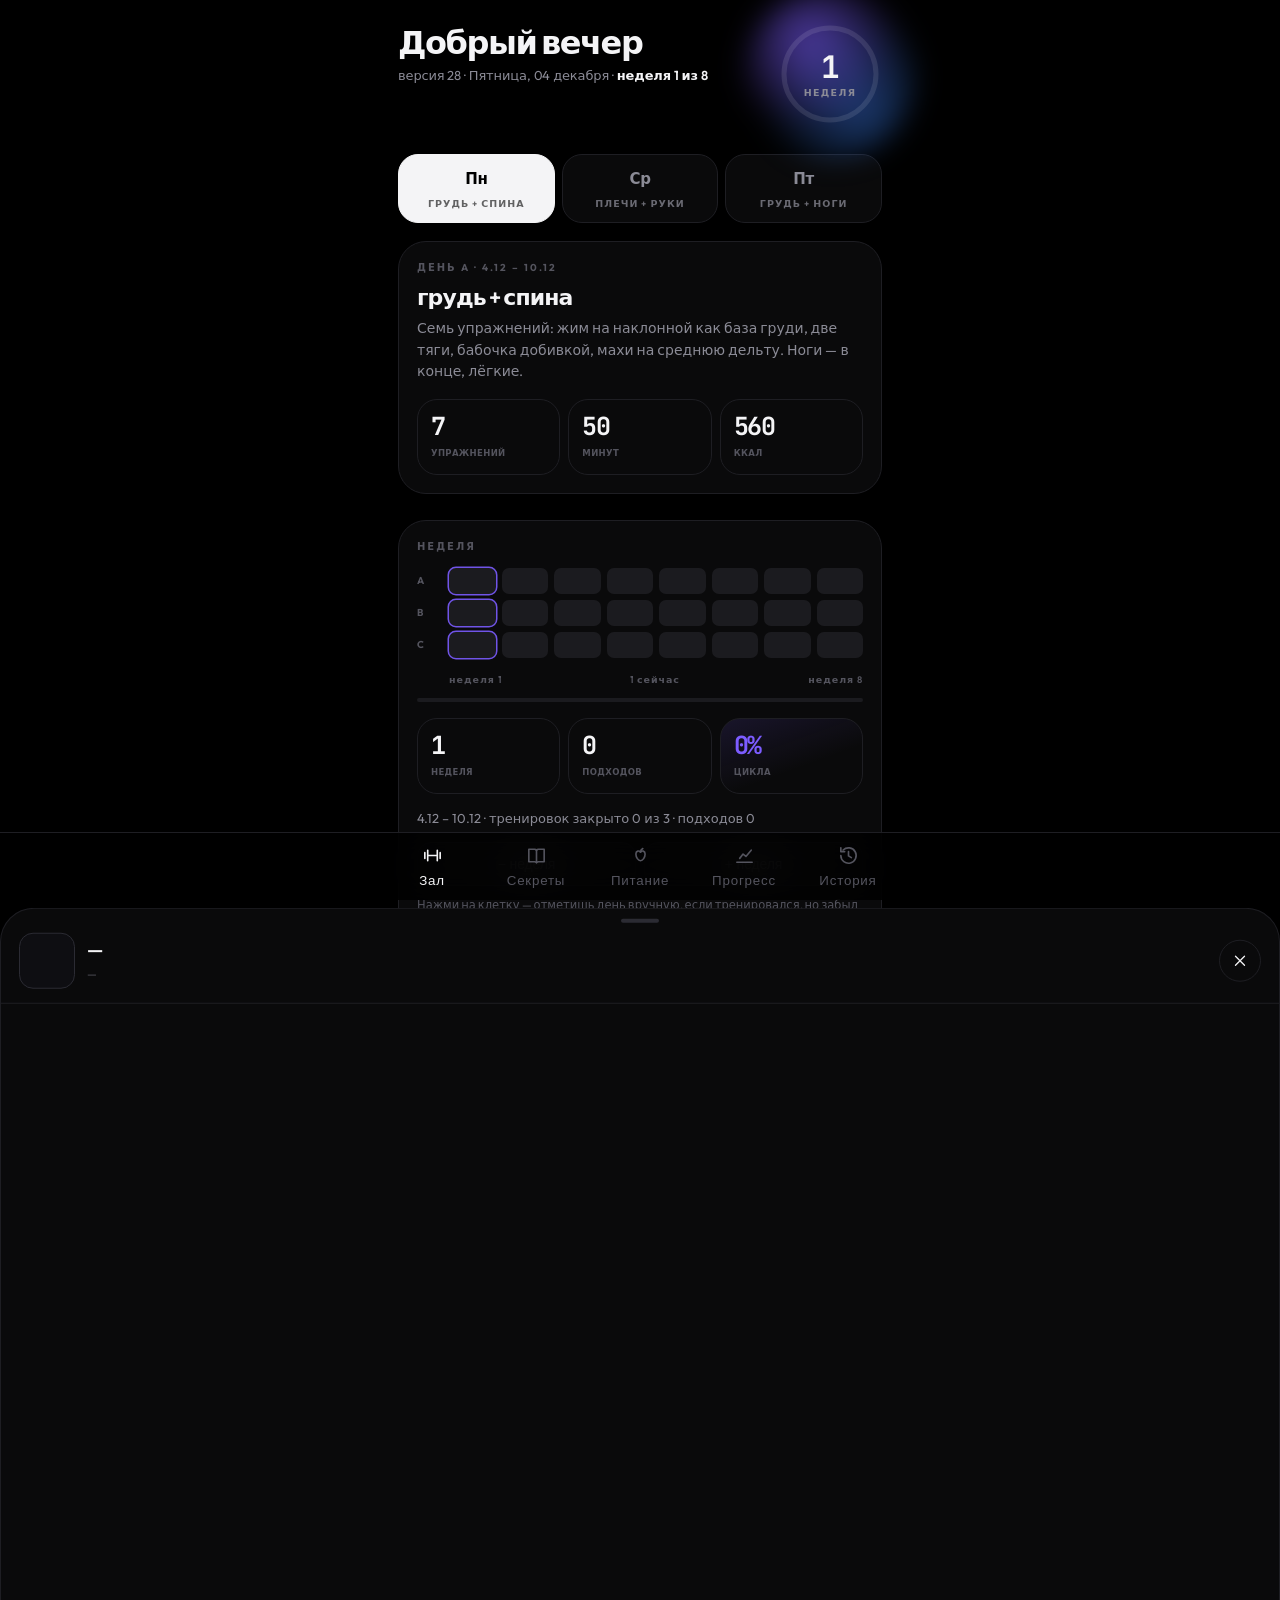
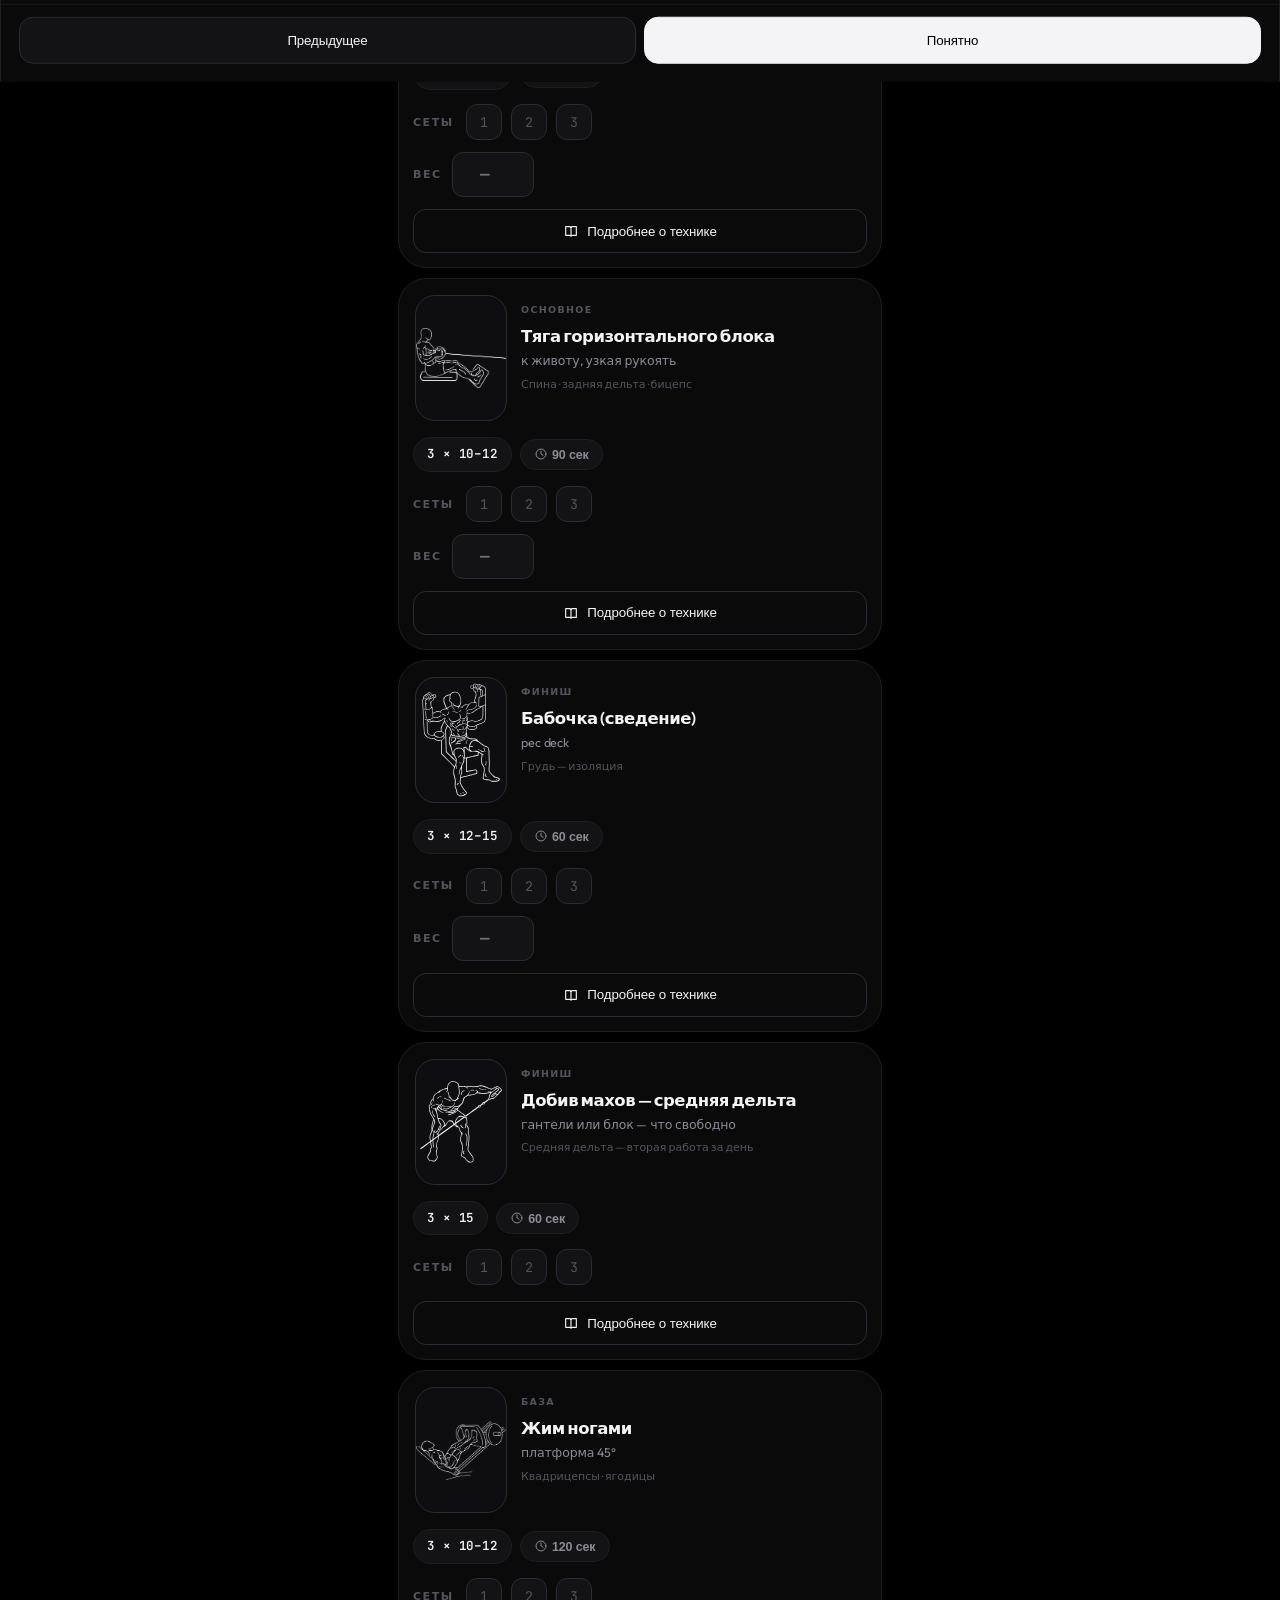
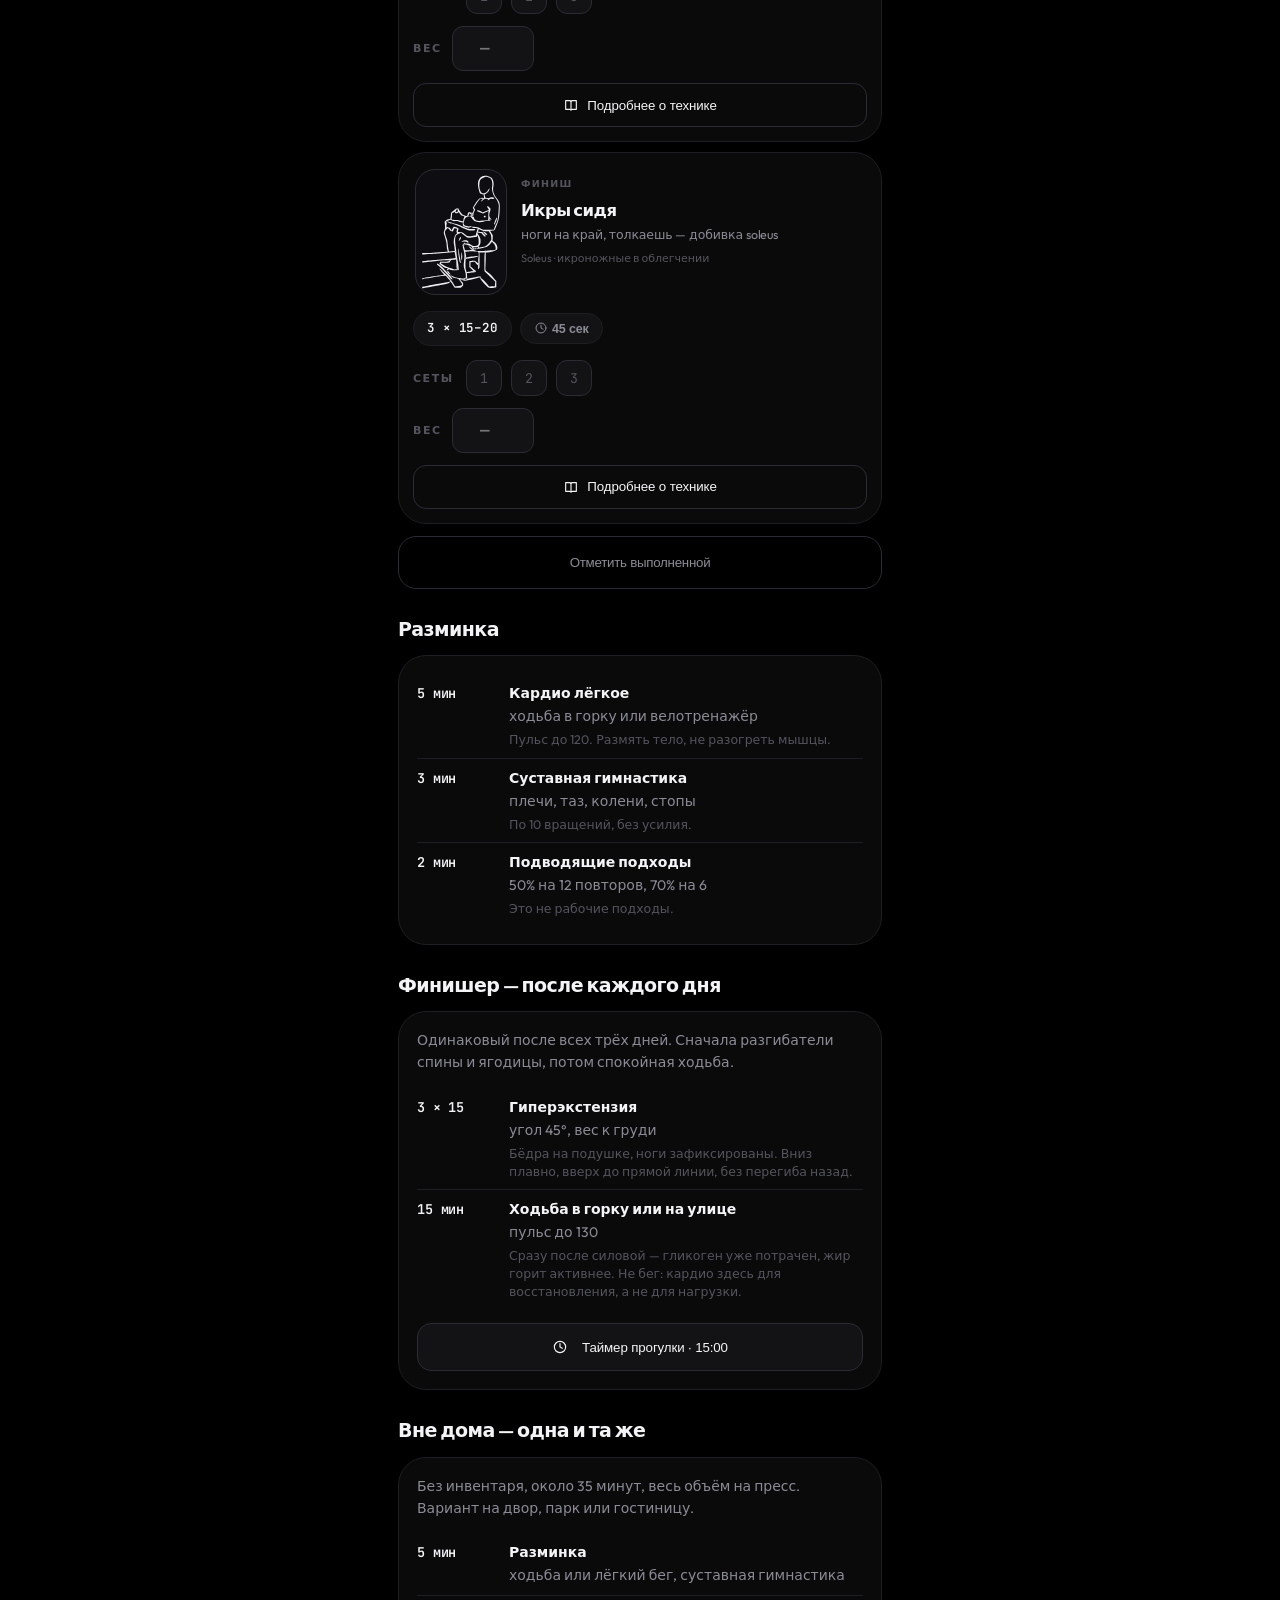
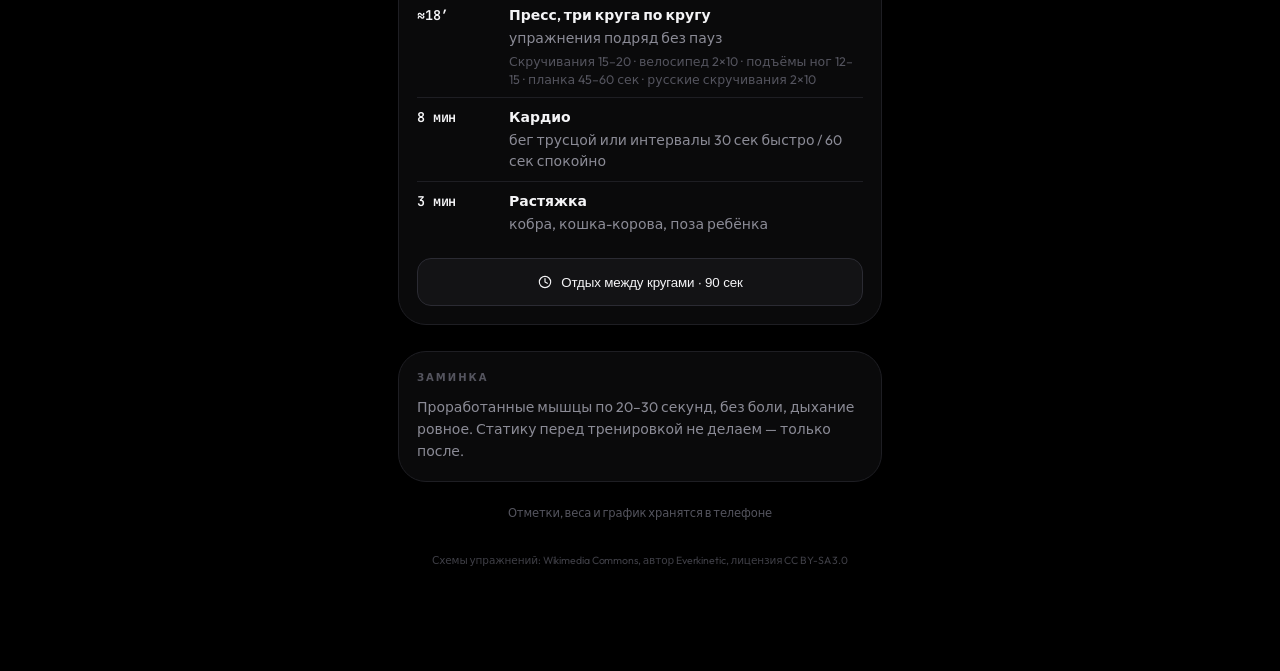
<file: index.html>
<!DOCTYPE html>
<html lang="ru">
<head>
<meta charset="UTF-8">
<meta name="viewport" content="width=device-width, initial-scale=1, viewport-fit=cover">
<meta name="theme-color" content="#000000">
<meta name="apple-mobile-web-app-capable" content="yes">
<meta name="apple-mobile-web-app-status-bar-style" content="black-translucent">
<title>Зал</title>
<link rel="apple-touch-icon" href="icon.png">
<meta name="apple-mobile-web-app-title" content="Зал">
<link rel="preconnect" href="https://fonts.googleapis.com">
<link rel="preconnect" href="https://fonts.gstatic.com" crossorigin>
<link href="https://fonts.googleapis.com/css2?family=Outfit:wght@300;400;500;600;700&family=JetBrains+Mono:wght@400;500;700&display=swap" rel="stylesheet">
<link rel="stylesheet" href="panel.css?v=28">
<meta http-equiv="Cache-Control" content="no-cache, no-store, must-revalidate">
<meta http-equiv="Pragma" content="no-cache">
<meta http-equiv="Expires" content="0">
</head>
<body>

<svg style="display:none" aria-hidden="true">
  <symbol id="i-play" viewBox="0 0 24 24"><path d="M7 4.5 19 12 7 19.5z"/></symbol>
  <symbol id="i-check" viewBox="0 0 24 24"><path d="m5 12.5 4.5 4.5L19 7"/></symbol>
  <symbol id="i-x" viewBox="0 0 24 24"><path d="M6 6l12 12M18 6 6 18"/></symbol>
  <symbol id="i-left" viewBox="0 0 24 24"><path d="m14.5 5-7 7 7 7"/></symbol>
  <symbol id="i-right" viewBox="0 0 24 24"><path d="m9.5 5 7 7-7 7"/></symbol>
  <symbol id="i-skip" viewBox="0 0 24 24"><path d="m5 5 7 7-7 7M14 5l7 7-7 7"/></symbol>
  <symbol id="i-clock" viewBox="0 0 24 24"><circle cx="12" cy="12" r="8.5"/><path d="M12 7v5l3.5 2"/></symbol>
  <symbol id="i-book" viewBox="0 0 24 24"><path d="M4 5.5h6a2.5 2.5 0 0 1 2 1 2.5 2.5 0 0 1 2-1h6v13h-6a2.5 2.5 0 0 0-2 1 2.5 2.5 0 0 0-2-1H4z"/><path d="M12 6.5v13"/></symbol>
  <symbol id="i-lift" viewBox="0 0 24 24"><path d="M4 9v6M7 6.5v11M17 6.5v11M20 9v6M7 12h10"/></symbol>
  <symbol id="i-food" viewBox="0 0 24 24"><path d="M12 8.5c-1.4-1.9-4.8-1.6-4.8 1.9 0 3.6 2.4 7.1 4.8 7.1s4.8-3.5 4.8-7.1c0-3.5-3.4-3.8-4.8-1.9z"/><path d="M12 8.5c0-1.9.8-3 2.4-3.8"/></symbol>
  <symbol id="i-chart" viewBox="0 0 24 24"><path d="M4 19h16M7 15l3.5-4.5 3 2.5L19 6.5"/></symbol>
  <symbol id="i-hist" viewBox="0 0 24 24"><path d="M4 12a8 8 0 1 0 2.4-5.7"/><path d="M4 4v4h4M12 8v4.4l3 1.8"/></symbol>
  <symbol id="i-flame" viewBox="0 0 24 24"><path d="M12 3.5c3.5 3.6 5.5 6 5.5 9.2A5.5 5.5 0 0 1 12 18.5a5.5 5.5 0 0 1-5.5-5.8c0-3.2 2-5.6 5.5-9.2z"/><path d="M12 20.5a3 3 0 0 0 3-3"/></symbol>
  <symbol id="i-dl" viewBox="0 0 24 24"><path d="M12 4v11m0 0 4-4m-4 4-4-4M5 19h14"/></symbol>
  <symbol id="i-ul" viewBox="0 0 24 24"><path d="M12 20V9m0 0 4 4m-4-4-4 4M5 5h14"/></symbol>
  <symbol id="i-plus" viewBox="0 0 24 24"><path d="M12 5v14M5 12h14"/></symbol>
  <symbol id="i-reset" viewBox="0 0 24 24"><path d="M4 12a8 8 0 1 1 2.4 5.7"/><path d="M4 20v-4h4"/></symbol>
  <symbol id="i-arrow" viewBox="0 0 24 24"><path d="M5 12h14m0 0-5-5m5 5-5 5"/></symbol>
</svg>

<div class="wrap">
<header>
  <div class="hd">
    <div class="hd-l">
      <h1 id="greet">Доброе утро</h1>
      <div class="date" id="dline">версия 28 · <span id="dline2">—</span></div>
    </div>
    <div class="orb">
      <div class="orb-glow"></div>
      <svg class="orb-ring" viewBox="0 0 104 104"><circle class="bg" cx="52" cy="52" r="46"/><circle class="fg" id="orbArc" cx="52" cy="52" r="46" stroke-dasharray="289" stroke-dashoffset="289"/></svg>
      <div class="orb-in"><b class="num" id="orbNum">1</b><span id="orbLbl">неделя</span></div>
    </div>
  </div>
</header>

<main>

<!-- ================= ТРЕНИРОВКА ================= -->
<section class="page on" id="p-today">
  <div class="daysel" id="daysel">
    <button data-day="A" class="on"><b>Пн</b><span>Грудь + спина</span></button>
    <button data-day="B"><b>Ср</b><span>Плечи + руки</span></button>
    <button data-day="C"><b>Пт</b><span>Грудь + ноги</span></button>
  </div>

  <div class="sect" style="margin-top:18px">
    <div class="tile">
      <div class="eyebrow" id="dTag">День A</div>
      <h3 id="dTitle" style="font-size:22px;font-weight:600;letter-spacing:-.04em;line-height:1.14;margin:10px 0 8px">Грудь и спина</h3>
      <p id="dDesc">—</p>
      <div class="mets" id="dMets" style="margin-top:16px"></div>
    </div>
  </div>

  <div class="sect">
    <div class="tile">
      <div class="eyebrow">Неделя</div>
      <div class="wkgrid" id="wkDots" style="margin-top:14px"></div>
      <div class="wkbar"><i id="wkBar" style="width:12.5%"></i></div>
      <div class="mets" style="margin-top:16px">
        <div class="met"><b class="num" id="wkIdx">1</b><span>неделя</span></div>
        <div class="met"><b class="num" id="wkSets">0</b><span>подходов</span></div>
        <div class="met hi"><b class="num" id="wkPct">0%</b><span>цикла</span></div>
      </div>
      <p style="margin-top:14px;font-size:13px" id="wkMsg">—</p>
      <div style="display:flex;gap:8px;margin-top:14px">
        <button class="btn alt" style="flex:1;font-size:14px;padding:13px" onclick="shiftWeek(-1)">− неделя</button>
        <button class="btn alt" style="flex:1;font-size:14px;padding:13px" onclick="shiftWeek(1)">+ неделя</button>
      </div>
      <p style="margin-top:10px;font-size:11.5px;color:var(--fg3)">Нажми на клетку — отметишь день вручную, если тренировался, но забыл внести. Недели считаются по датам; если номер не тот — поправь кнопками, история пересчитается сама.</p>
    </div>
  </div>

  <div class="sect">
    <button class="cta" onclick="runStart()"><svg class="ic s18"><use href="#i-play"/></svg><span id="ctaTxt">Начать тренировку</span><span class="num" id="ctaMin" style="font-size:13px;opacity:.55;margin-left:4px"></span></button>
  </div>

  <div class="sect">
    <div class="sect-hd"><h2>Упражнения</h2><span class="more" id="exCount"></span></div>
    <div id="exlist"></div>
    <button class="cta alt" id="doneBtn" style="margin-top:12px" onclick="markDone()">Отметить выполненной</button>
  </div>

  <div class="sect">
    <div class="sect-hd"><h2>Разминка</h2></div>
    <div class="tile">
      <div class="tl">
        <div class="row"><div class="k num">5 мин</div><div class="v"><b>Кардио лёгкое</b>ходьба в горку или велотренажёр<small>Пульс до 120. Размять тело, не разогреть мышцы.</small></div></div>
        <div class="row"><div class="k num">3 мин</div><div class="v"><b>Суставная гимнастика</b>плечи, таз, колени, стопы<small>По 10 вращений, без усилия.</small></div></div>
        <div class="row"><div class="k num">2 мин</div><div class="v"><b>Подводящие подходы</b>50% на 12 повторов, 70% на 6<small>Это не рабочие подходы.</small></div></div>
      </div>
    </div>
  </div>

  <div class="sect">
    <div class="sect-hd"><h2>Финишер — после каждого дня</h2></div>
    <div class="tile">
      <p style="margin-bottom:14px">Одинаковый после всех трёх дней. Сначала разгибатели спины и ягодицы, потом спокойная ходьба.</p>
      <div class="tl">
        <div class="row"><div class="k num">3 × 15</div><div class="v"><b>Гиперэкстензия</b>угол 45°, вес к груди<small>Бёдра на подушке, ноги зафиксированы. Вниз плавно, вверх до прямой линии, без перегиба назад.</small></div></div>
        <div class="row"><div class="k num">15 мин</div><div class="v"><b>Ходьба в горку или на улице</b>пульс до 130<small>Сразу после силовой — гликоген уже потрачен, жир горит активнее. Не бег: кардио здесь для восстановления, а не для нагрузки.</small></div></div>
      </div>
      <div style="margin-top:14px"><button class="btn" style="width:100%" onclick="tStart(900)"><svg class="ic s16" style="display:inline-block;vertical-align:-3px;margin-right:6px"><use href="#i-clock"/></svg>Таймер прогулки · 15:00</button></div>
    </div>
  </div>

<div class="sect">
    <div class="sect-hd"><h2>Вне дома — одна и та же</h2></div>
    <div class="tile">
      <p style="margin-bottom:14px">Без инвентаря, около 35 минут, весь объём на пресс. Вариант на двор, парк или гостиницу.</p>
      <div class="tl">
        <div class="row"><div class="k num">5 мин</div><div class="v"><b>Разминка</b>ходьба или лёгкий бег, суставная гимнастика</div></div>
        <div class="row"><div class="k num">≈18′</div><div class="v"><b>Пресс, три круга по кругу</b>упражнения подряд без пауз<small>Скручивания 15–20 · велосипед 2×10 · подъёмы ног 12–15 · планка 45–60 сек · русские скручивания 2×10</small></div></div>
        <div class="row"><div class="k num">8 мин</div><div class="v"><b>Кардио</b>бег трусцой или интервалы 30 сек быстро / 60 сек спокойно</div></div>
        <div class="row"><div class="k num">3 мин</div><div class="v"><b>Растяжка</b>кобра, кошка-корова, поза ребёнка</div></div>
      </div>
      <div style="margin-top:14px"><button class="btn" style="width:100%" onclick="tStart(90)"><svg class="ic s16"><use href="#i-clock"/></svg>Отдых между кругами · 90 сек</button></div>
    </div>
  </div>

  <div class="sect">
    <div class="tile">
      <div class="eyebrow" style="margin-bottom:12px">Заминка</div>
      <p>Проработанные мышцы по 20–30 секунд, без боли, дыхание ровное. Статику перед тренировкой не делаем — только после.</p>
    </div>
  </div>
  <p class="ft">Отметки, веса и график хранятся в телефоне</p>
  <p class="ft" style="font-size:10.5px;opacity:.75">Схемы упражнений: Wikimedia Commons, автор Everkinetic, лицензия CC BY-SA 3.0</p>
</section>

<!-- ================= СЕКРЕТЫ ================= -->
<section class="page" id="p-secrets">
  <div class="sect" style="margin-top:20px">
    <div class="tile">
      <h3>Как устроена программа</h3>
      <div class="tl" style="margin-top:6px">
        <div class="row"><div class="k">A → B → C</div><div class="v"><b>Три дня по кругу</b>верх, спина и руки, ноги<small>Каждая мышца получает 2 стимуса за 2 недели.</small></div></div>
        <div class="row"><div class="k">6–8 нед</div><div class="v"><b>Неделя разгрузки</b>те же упражнения, вес на 40% ниже<small>Суставы и нервная система восстанавливаются, сила растёт.</small></div></div>
        <div class="row"><div class="k">−0.5 кг</div><div class="v"><b>Цель по весу в неделю</b>жир уходит, мышцы остаются</div></div>
      </div>
    </div>
  </div>

  <div class="sect">
    <div class="sect-hd"><h2>Почему отдельного дня ног нет</h2></div>
    <div class="tile">
      <p style="margin-bottom:14px">Ноги разложены по два упражнения в каждом дне. Это не компромисс, а как раз рекомендуемый вариант: порог в одну тренировку — <b>10–12 подходов на мышцу</b>, дальше активация мотонейронов падает. При 18 подходах в неделю нужны минимум два стимуля, при 25–30 — три.</p>
      <div class="tl">
        <div class="row"><div class="k">18 подходов</div><div class="v"><b>Ноги в неделю, 3 стимуля</b>жим ногами и икры стоя в понедельник<small>В среду болгарский сплит-присед и икры сидя, в пятницу сгибания и разведение ног.</small></div></div>
        <div class="row"><div class="k">10–20</div><div class="v"><b>Рабочий диапазон на мышцу в неделю</b>Меньше 10 — мало, больше 20 — резерв тратится впустую</div></div>
        <div class="row"><div class="k">2–4 RIR</div><div class="v"><b>Останавливайся за 2–4 повтора до отказа</b>Лучшее соотношение стимула к усталости. До отказа — только последний подход изоляции</div></div>
        <div class="row"><div class="k">3–6 недель</div><div class="v"><b>Разгрузка раз в 3–6 недель</b>одна неделя, объём ниже на 40–60%, интенсивность та же<small>Восьмая неделя цикла у тебя уже разгрузочная.</small></div></div>
      </div>
    </div>
  </div>

<div class="sect">
    <div class="sect-hd"><h2>Двенадцать правил</h2></div>
    <div id="rules" class="tile" style="padding:0;border:0;background:transparent"></div>
  </div>

  <div class="sect">
    <div class="sect-hd"><h2>Сплиты</h2></div>
    <div class="tile">
      <p style="margin-bottom:14px">Сплит — способ разрезать тело по дням. Мышце важны две вещи за неделю: суммарный объём, 10–20 рабочих подходов на группу, и два стимуля. Название сплита вторично.</p>
      <div class="tl">
        <div class="row"><div class="k">Фулбади</div><div class="v"><b>Всё тело каждый раз, 3 раза в неделю</b>Проще всего для новичка: часто видишь технику каждого движения.</div></div>
        <div class="row"><div class="k">Верх / Низ</div><div class="v"><b>4 раза в неделю</b>Каждая половина тела работает дважды — золотая середина для среднего уровня.</div></div>
        <div class="row"><div class="k">A / B / C</div><div class="v"><b>Твой вариант: верх / спина и руки / ноги</b>Рабочий компромисс при трёх днях в зале, ноги добавлены в каждый день.</div></div>
        <div class="row"><div class="k">Главное</div><div class="v"><b>Ориентир — самочувствие, а не название</b>Если после дня C ноги не дают сделать следующий день — срежь объём.</div></div>
      </div>
    </div>
  </div>

  <div class="sect">
    <div class="sect-hd"><h2>Приёмы тренера</h2></div>
    <div class="tile">
      <div class="tl">
        <div class="row"><div class="k">01</div><div class="v"><b>Двойная прогрессия</b>Дошёл до верхней границы повторов во всех подходах — добавь 2.5 кг. Сначала растут повторы, потом вес.</div></div>
        <div class="row"><div class="k">02</div><div class="v"><b>Негатив 2–3 секунды</b>Бросил вес — потерял половину повтора. Медленное опускание даёт больше роста.</div></div>
        <div class="row"><div class="k">03</div><div class="v"><b>До отказа — только изоляция</b>На базе всегда 1–2 повтора в запасе. Отказ ломает технику.</div></div>
        <div class="row"><div class="k">04</div><div class="v"><b>Тренажёры — полноценный инструмент</b>Мета-анализ 13 работ, 1016 человек: между свободными весами и машинами на гипертрофию разницы нет. Разница только в силе.</div></div>
        <div class="row"><div class="k">05</div><div class="v"><b>Растяжка между подходами 20–30 сек</b>Свежие данные 2024–2025: добавляет гипертрофию.</div></div>
        <div class="row"><div class="k">06</div><div class="v"><b>Отдых 60–90 секунд на изоляции</b>Прокручивание телефона между подходами убивает плотность тренировки.</div></div>
        <div class="row"><div class="k">07</div><div class="v"><b>Сон 7–9 часов</b>Недосып повышает аппетит и частоту травм.</div></div>
      </div>
    </div>
  </div>

  <div class="sect">
    <div class="sect-hd"><h2>Если сил мало</h2></div>
    <div class="tile">
      <p>Сделай минимальную версию: одно упражнение на каждую крупную группу дня по 2 подхода. Двадцать минут — но день засчитан. Пропуск хуже короткой тренировки.</p>
    </div>
  </div>

  <div class="sect">
    <div class="sect-hd"><h2>Болит — это норма?</h2></div>
    <div class="tile">
      <p><b>Крепатура</b> — тупая боль в мышце через один-два дня. Тренироваться можно, разомнись. <b>Острая резкая боль в суставе</b> — стоп: убери упражнение, дай три-пять дней покоя. Не различаешь — не геройствуй.</p>
    </div>
  </div>
  <p class="ft">Программа рассчитана на 8–12 недель, потом пересмотр</p>
</section>

<!-- ================= ПИТАНИЕ ================= -->
<section class="page" id="p-food">
  <div class="sect" style="margin-top:20px">
    <div class="tile">
      <div class="eyebrow">Питание</div>
      <h3 style="font-size:22px;font-weight:600;letter-spacing:-.04em;margin:10px 0 8px">Поддержка около 3300–3400 ккал</h3>
      <p>Жир уходит только на дефиците. Всё остальное — детали.</p>
      <div class="mets" style="margin-top:16px">
        <div class="met hi"><b class="num">2700</b><span>ккал в день</span></div>
        <div class="met"><b class="num">0.5</b><span>кг в неделю</span></div>
        <div class="met"><b class="num">9k</b><span>шагов</span></div>
      </div>
    </div>
  </div>

  <div class="sect">
    <div class="sect-hd"><h2>Дневные цели</h2></div>
    <div class="tile">
      <div class="tl">
        <div class="row"><div class="k num">200 г</div><div class="v"><b>Белок</b>4 приёма по 45–55 г<small>Строит мышцы и спасает их на дефиците.</small></div></div>
        <div class="row"><div class="k num">75 г</div><div class="v"><b>Жиры</b>70–85 г<small>Гормоны: не резать ниже.</small></div></div>
        <div class="row"><div class="k num">220 г</div><div class="v"><b>Углеводы</b>200–240 г<small>Больше в дни тренировок.</small></div></div>
        <div class="row"><div class="k num">3.3 л</div><div class="v"><b>Вода</b>3–3.5 литра</div></div>
        <div class="row"><div class="k num">9 000</div><div class="v"><b>Шаги</b>8–10 тысяч<small>Это 300–400 ккал сверху — больше, чем любая тренировка.</small></div></div>
      </div>
    </div>
  </div>

  <div class="sect">
    <div class="sect-hd"><h2>Белок в граммах</h2></div>
    <div class="tile">
      <div class="tl">
        <div class="row"><div class="k num">46 г</div><div class="v">Куриная грудка 150 г</div></div>
        <div class="row"><div class="k num">34 г</div><div class="v">Творог 5%, 200 г</div></div>
        <div class="row"><div class="k num">31 г</div><div class="v">Говядина 150 г</div></div>
        <div class="row"><div class="k num">30 г</div><div class="v">Рыба 150 г</div></div>
        <div class="row"><div class="k num">24 г</div><div class="v">Протеин, 1 scoop</div></div>
        <div class="row"><div class="k num">20 г</div><div class="v">3 яйца</div></div>
      </div>
    </div>
  </div>

  <div class="sect">
    <div class="sect-hd"><h2>Правило тарелки</h2></div>
    <div class="tile"><p>Половина тарелки — овощи, четверть — белок, четверть — гарнир. Овощей 400 грамм в день: сытое брюхо при малых калориях и клетчатка 30–40 грамм.</p></div>
  </div>

  <div class="sect">
    <div class="sect-hd"><h2>Добавки</h2></div>
    <div class="tile">
      <div class="tl">
        <div class="row"><div class="k">Креатин</div><div class="v"><b>5 г каждый день</b>Больше силы и объёма, быстрее восстановление. Время не важно. Без загрузок и циклов.</div></div>
        <div class="row"><div class="k">Кофеин</div><div class="v"><b>200–300 мг за 30–45 минут</b>Не позже 16:00 — иначе испортишь сон. Больше 400 мг в день нельзя.</div></div>
        <div class="row"><div class="k">Протеин</div><div class="v"><b>1–2 scoop, когда не добрал белок едой</b>Это просто удобная еда. Окно в 30 минут — миф.</div></div>
        <div class="row"><div class="k">Витамин D3</div><div class="v"><b>2000 МЕ утром с едой</b>Жирорастворимый: натощак почти не усваивается. Курс с осени по весну.</div></div>
        <div class="row"><div class="k">Омега-3</div><div class="v"><b>1–2 г с едой</b>Обязательно, если рыба реже двух раз в неделю.</div></div>
      </div>
    </div>
  </div>

  <div class="sect">
    <div class="sect-hd"><h2>Не трать деньги</h2></div>
    <div class="tile">
      <div class="tl">
        <div class="row"><div class="k">BCAA</div><div class="v">Избыточны, если белка в еде хватает</div></div>
        <div class="row"><div class="k">Жиросжигатели</div><div class="v">Жир горит только на дефиците калорий</div></div>
        <div class="row"><div class="k">Тестобустеры</div><div class="v">Не работают. Если работают — это допинг</div></div>
        <div class="row"><div class="k">Глютамин</div><div class="v">Бесполезен здоровому человеку</div></div>
        <div class="row"><div class="k">Детоксы</div><div class="v">Маркетинг, а не медицина</div></div>
      </div>
      <p style="margin-top:14px;font-size:12.5px;color:var(--fg3)">Принимаешь лекарства или есть хронические болезни — сначала врач.</p>
    </div>
  </div>
  <p class="ft">Цель: −0.5 кг в неделю, белок 200 г, 9 000 шагов</p>
</section>

<!-- ================= ПРОГРЕСС ================= -->
<section class="page" id="p-progress">
  <div class="mets" style="margin-top:20px">
    <div class="met hi"><b class="num" id="mTrain">0</b><span>тренировок</span></div>
    <div class="met"><b class="num" id="mWeek">0</b><span>за 7 дней</span></div>
    <div class="met"><b class="num" id="mAvg">—</b><span>средняя</span></div>
  </div>

  <div class="sect">
    <div class="sect-hd"><h2>Вес тела</h2><span class="more" id="wDelta">—</span></div>
    <div class="tile">
      <input id="wIn" type="number" inputmode="decimal" step="0.1" placeholder="Вес утром, кг"
        style="width:100%;background:var(--s2);border:1.5px solid var(--line2);border-radius:14px;color:var(--fg);font:600 20px/1 'JetBrains Mono',monospace;padding:16px;text-align:center;outline:none">
      <div style="height:10px"></div>
      <button class="btn pri" style="width:100%" onclick="addWeight()"><svg class="ic s16"><use href="#i-plus"/></svg>Записать вес</button>
      <svg id="chart" viewBox="0 0 300 150" preserveAspectRatio="none"></svg>
      <div class="tl" id="wlist" style="margin-top:8px"></div>
    </div>
  </div>

  <div class="sect">
    <div class="sect-hd"><h2>Резервная копия</h2></div>
    <div class="tile">
      <p id="dataStatus" style="margin-bottom:14px">Считаю…</p>
      <div style="display:flex;gap:8px">
        <button class="btn" style="flex:1" onclick="exportData()"><svg class="ic s16"><use href="#i-dl"/></svg>Скачать</button>
        <label class="btn" style="flex:1;text-align:center;cursor:pointer"><svg class="ic s16" style="display:inline-block;vertical-align:-3px;margin-right:6px"><use href="#i-ul"/></svg>Восстановить<input type="file" accept=".json,application/json" style="display:none" onchange="importData(this)"></label>
      </div>
      <p style="margin-top:12px;font-size:12.5px;color:var(--fg3)">Данные живут в браузере телефона. Раз в пару недель выгружай файл — иначе при смене телефона потеряешь историю.</p>
    </div>
  </div>

  <div class="sect">
    <div class="sect-hd"><h2>Данные</h2></div>
    <div style="display:flex;flex-direction:column;gap:8px">
      <button class="btn alt" style="width:100%" onclick="freshUpdate()">Проверить обновления</button>
      <button class="btn alt" style="width:100%" onclick="clearToday()">Очистить отметки за сегодня</button>
      <button class="btn alt" style="width:100%" onclick="wipe()">Сбросить весь прогресс</button>
    </div>
  </div>
  <p class="ft">Всё хранится только в этом браузере</p>
</section>

<!-- ================= ИСТОРИЯ ================= -->
<section class="page" id="p-history">
  <div class="sect" style="margin-top:20px">
    <div class="tile">
      <div class="eyebrow">Всего</div>
      <h3 id="histSum" style="font-size:24px;font-weight:600;letter-spacing:-.04em;margin:10px 0 6px">—</h3>
      <p id="histSub">—</p>
    </div>
  </div>
  <div class="sect">
    <div class="sect-hd"><h2>Рост весов</h2></div>
    <div class="tile" id="prList"></div>
  </div>
  <div class="sect">
    <div class="sect-hd"><h2>Журнал</h2></div>
    <div class="tile"><div class="tl" id="histList"></div></div>
  </div>
  <p class="ft">Каждая отметка — это минимум один закрытый подход</p>
</section>

</main>
</div>

<nav><div class="nb" id="nb">
  <button data-page="today" class="on"><svg class="ic"><use href="#i-lift"/></svg>Зал</button>
  <button data-page="secrets"><svg class="ic"><use href="#i-book"/></svg>Секреты</button>
  <button data-page="food"><svg class="ic"><use href="#i-food"/></svg>Питание</button>
  <button data-page="progress"><svg class="ic"><use href="#i-chart"/></svg>Прогресс</button>
  <button data-page="history"><svg class="ic"><use href="#i-hist"/></svg>История</button>
</div></nav>

<div id="timer">
  <span class="tn" id="tNum">1:30</span>
  <span class="tl2" id="tLbl">отдых</span>
  <button class="tb" onclick="tAdd(30)">+30</button>
  <button class="tb pri" onclick="tStop()">Стоп</button>
</div>

<div class="scrim" id="scrim"></div>

<div class="sheet" id="sheet" role="dialog" aria-modal="true">
  <div class="sheet-grab"></div>
  <div class="sheet-hd">
    <div class="th" id="shThumb"></div>
    <div class="tt"><h3 id="shName">—</h3><div class="mu" id="shMus">—</div></div>
    <button class="ib" onclick="closeSheet()" aria-label="Закрыть"><svg class="ic s18"><use href="#i-x"/></svg></button>
  </div>
  <div class="sheet-bd" id="shBody"></div>
  <div class="sheet-ft">
    <button class="btn alt" style="flex:1" onclick="shPrev()">Предыдущее</button>
    <button class="btn pri" style="flex:1" onclick="closeSheet()">Понятно</button>
  </div>
</div>

<div id="focus">
  <div class="fc-top">
    <button class="ib" onclick="runStop(false)" aria-label="Выйти"><svg class="ic s18"><use href="#i-x"/></svg></button>
    <div class="mid"><b id="fcName">День A</b><span id="fcTime">00:00</span></div>
    <button class="ib" onclick="runSkip()" aria-label="Пропустить"><svg class="ic s18"><use href="#i-skip"/></svg></button>
  </div>
  <div class="fc-stage">
    <div class="fc-orb"><div class="o"></div></div>
    <div class="fc-track" id="fcTrack"></div>
  </div>
  <div class="fc-steps" id="fcSteps"></div>
  <div class="fc-nav">
    <button class="sm" onclick="runNav(-1)" aria-label="Назад"><svg class="ic s18"><use href="#i-left"/></svg></button>
    <button class="btn pri fc-nav pri" id="fcMain" onclick="runNext()">Дальше</button>
    <button class="sm" onclick="runNav(1)" aria-label="Вперёд"><svg class="ic s18"><use href="#i-right"/></svg></button>
  </div>
  <div class="fc-rest" id="fcRest">
    <span class="rn" id="fcRestN">1:30</span>
    <span class="rt">отдых</span>
    <button class="rb" onclick="tAdd(15)">+15</button>
    <button class="rb pri" onclick="tStop()">Пропустить</button>
  </div>
</div>

<div id="toast"></div>

<script src="frames.js?v=28"></script>
<script src="data.js?v=28"></script>
<script src="panel.js?v=28"></script>
<script>
/* Регистрируем сетевой-первый service worker: при каждом открытии
   страница сначала идёт в сеть, кеш используется только офлайн.
   Старые кеши чистим, но страницу не перезагружаем — это ловило
   цикл перезагрузок в iOS. */
(function(){
  try{
    if('serviceWorker' in navigator){
      navigator.serviceWorker.register('sw.js', {updateViaCache:'none'});
    }
  }catch(e){}
})();
</script>
<button id="upd" style="display:none;position:fixed;left:12px;right:12px;bottom:calc(96px + env(safe-area-inset-bottom));z-index:95;background:#fff;color:#000;border:0;border-radius:99px;padding:14px;font:600 14px/1 inherit;box-shadow:0 8px 24px rgba(0,0,0,.5);cursor:pointer">Есть обновление — нажми, чтобы обновить</button>
<script>
window.__freshUpdate=function(){
  try{
    if('serviceWorker' in navigator){
      navigator.serviceWorker.getRegistration().then(function(r){ if(r) r.update() });
    }
  }catch(e){}
  location.reload();
};
window.addEventListener('load',function(){
  try{
    var h=document.getElementById('upd');
    if('serviceWorker' in navigator){
      navigator.serviceWorker.addEventListener('controllerchange',function(){
        if(window.__navigating) return;
        h.style.display='block';
      });
    }
    h.addEventListener('click',function(){ window.__navigating=1; window.__freshUpdate() });
  }catch(e){}
});
</script>
</body>
</html>
</file>
<file: panel.css>
/* ============================================================
   ПАНЕЛЬ ЗАЛА — дизайн-система
   Основа: чёрный холст, стеклянные поверхности, крупные цифры,
   один акцентный объект — орб. Никаких эмодзи, только иконки.
   ============================================================ */

:root{
  --void:#000;
  --s1:#0A0A0B;
  --s2:#131315;
  --s3:#1B1B1F;
  --line:#1E1E23;
  --line2:#2B2B33;
  --fg:#F4F4F6;
  --fg2:#8B8B96;
  --fg3:#54545E;

  --v1:#7C5CFF;
  --v2:#3B82F6;
  --v3:#D94E86;

  --r-s:14px;
  --r-m:20px;
  --r-l:28px;
  --r-xl:34px;

  --pad:18px;
  --ease:cubic-bezier(.22,.9,.28,1);

  --vid-filter:invert(1) hue-rotate(180deg);
}

*,*::before,*::after{box-sizing:border-box;margin:0;padding:0}
html,body{max-width:100%;overflow-x:hidden}
html{-webkit-text-size-adjust:100%}
body{
  background:var(--void);
  color:var(--fg);
  font-family:Outfit,ui-sans-serif,-apple-system,"SF Pro Text",system-ui,sans-serif;
  font-size:16px;line-height:1.5;
  -webkit-font-smoothing:antialiased;
  padding:0 0 calc(92px + env(safe-area-inset-bottom));
  -webkit-tap-highlight-color:transparent;
}
body.lock{overflow:hidden}

.ic{width:22px;height:22px;fill:none;stroke:currentColor;stroke-width:1.7;stroke-linecap:round;stroke-linejoin:round;flex-shrink:0;display:block}
.ic.s14{width:14px;height:14px}
.ic.s16{width:16px;height:16px}
.ic.s18{width:18px;height:18px}
.ic.s28{width:28px;height:28px}
.num{font-family:"JetBrains Mono",ui-monospace,SFMono-Regular,Menlo,monospace;font-variant-numeric:tabular-nums;letter-spacing:-.03em}
.eyebrow{font-size:10px;font-weight:700;letter-spacing:.2em;text-transform:uppercase;color:var(--fg3)}
.wrap{width:100%;max-width:520px;margin:0 auto;padding:0 var(--pad)}
main{display:block;min-height:100vh}
.page{display:none}
.page.on{display:block;animation:rise .32s var(--ease)}
@keyframes rise{from{opacity:0;transform:translateY(10px)}to{opacity:1;transform:none}}

/* ---------- верх ---------- */
header{padding:calc(env(safe-area-inset-top) + 22px) 0 6px}
.hd{display:flex;align-items:flex-start;gap:16px}
.hd-l{flex:1 1 auto;min-width:0}
.hd-l{flex:1;min-width:0;padding-top:4px}
.hd-l h1{font-size:29px;font-weight:700;letter-spacing:-.045em;line-height:1.04}
.hd-l .date{font-size:13px;color:var(--fg2);margin-top:7px;letter-spacing:-.01em}
.hd-l .date b{color:var(--fg);font-weight:600}

/* ---------- ОРБ — подпись приложения ---------- */
.orb{position:relative;width:104px;height:104px;flex-shrink:0;display:grid;place-items:center}
.orb-glow{position:absolute;inset:-32%;border-radius:50%;
  background:radial-gradient(circle at 38% 30%,rgba(124,92,255,.60),transparent 58%),
             radial-gradient(circle at 70% 72%,rgba(59,130,246,.42),transparent 60%);
  filter:blur(14px);animation:breathe 7s ease-in-out infinite}
@keyframes breathe{0%,100%{opacity:.82;transform:scale(1)}50%{opacity:1;transform:scale(1.06)}}
.orb-ring{position:absolute;inset:0;transform:rotate(-90deg)}
.orb-ring circle{fill:none;stroke-linecap:round}
.orb-ring .bg{stroke:rgba(255,255,255,.10);stroke-width:5}
.orb-ring .fg{stroke:#fff;stroke-width:5;transition:stroke-dashoffset .6s var(--ease)}
.orb-in{position:relative;text-align:center;line-height:1}
.orb-in b{display:block;font-size:31px;font-weight:700;letter-spacing:-.05em}
.orb-in span{display:block;font-size:9.5px;font-weight:600;letter-spacing:.14em;text-transform:uppercase;color:var(--fg2);margin-top:6px}

/* ---------- выбор дня ---------- */
.daysel{display:flex;gap:7px;margin:22px 0 4px}
.daysel button{
  flex:1;min-width:0;border:1px solid var(--line);background:var(--s1);color:var(--fg2);
  border-radius:var(--r-m);padding:13px 6px 12px;cursor:pointer;font:inherit;text-align:center;
  transition:.2s var(--ease)}
.daysel button b{display:block;font-size:15px;font-weight:600;letter-spacing:-.02em}
.daysel button span{display:block;overflow-wrap:anywhere;font-size:9.5px;font-weight:600;letter-spacing:.11em;text-transform:uppercase;margin-top:5px;opacity:.75}
.daysel button.on{background:var(--fg);color:#000;border-color:var(--fg)}
.daysel button.on span{opacity:.6}

/* ---------- карточка-секция ---------- */
.sect{margin-top:26px}
.sect-hd{display:flex;align-items:center;gap:10px;margin-bottom:12px}
.sect-hd h2{font-size:19px;font-weight:600;letter-spacing:-.03em}
.sect-hd .more{margin-left:auto;font-size:12px;color:var(--fg3);letter-spacing:-.01em}

.tile{background:var(--s1);border:1px solid var(--line);border-radius:var(--r-l);padding:var(--pad)}
.tile+.tile{margin-top:10px}
.tile p{font-size:14px;color:var(--fg2);line-height:1.55}
.tile p b{color:var(--fg);font-weight:600}
.tile h3{font-size:15px;font-weight:600;letter-spacing:-.02em;margin-bottom:6px}

/* ---------- таймлайн ---------- */
.tl{display:flex;flex-direction:column}
.tl .row{display:flex;gap:14px;padding:9px 0;align-items:flex-start}
.tl .row+.row{border-top:1px solid var(--line)}
.tl .k{width:78px;flex-shrink:0;font-size:13.5px;font-weight:600;color:var(--fg);letter-spacing:-.01em}
.tl .v{flex:1;font-size:14px;color:var(--fg2);line-height:1.5;min-width:0}
.tl .v b{display:block;color:var(--fg);font-weight:600;font-size:14px;margin-bottom:2px}
.tl .v small{display:block;font-size:12.5px;color:var(--fg3);line-height:1.45;margin-top:3px}

/* ---------- точки недели ---------- */
.wkgrid{display:grid;grid-template-columns:26px repeat(8,minmax(0,1fr));gap:6px;align-items:center}
.wkgrid .rl{font-size:10px;font-weight:700;letter-spacing:.1em;color:var(--fg3)}
.wkgrid button{height:26px;border-radius:7px;background:var(--s3);display:block;transition:.3s;
  border:1px solid transparent;padding:0;-webkit-tap-highlight-color:transparent;cursor:pointer}
.wkgrid button:active{transform:scale(.9)}
.wkgrid button.full{background:var(--fg)}
.wkgrid button.mk{background:var(--fg)}
.wkgrid button.now{box-shadow:0 0 0 1.5px rgba(124,92,255,.9)}
.wklegend{display:flex;justify-content:space-between;font-size:9.5px;font-weight:600;letter-spacing:.1em;color:var(--fg3);margin-top:8px}
.wkbar{height:4px;background:var(--s3);border-radius:99px;overflow:hidden;margin-top:12px}
.wkbar i{display:block;height:100%;background:linear-gradient(90deg,var(--v1),var(--v2));border-radius:99px;transition:width .5s var(--ease)}

/* ---------- УПРАЖНЕНИЕ ---------- */
.ex{
  background:var(--s1);border:1px solid var(--line);border-radius:var(--r-l);
  overflow:hidden;margin-bottom:10px;transition:border-color .25s}
.ex.done{border-color:rgba(255,255,255,.22)}
.ex-top{display:flex;gap:14px;padding:14px;align-items:flex-start}
.thumb{
  width:92px;height:126px;flex-shrink:0;border-radius:var(--r-m);overflow:hidden;
  background:#0E0E12;border:1px solid var(--line2);position:relative}
.media{position:absolute;inset:0}
.media svg{position:absolute;inset:0;width:100%;height:100%;display:block}
/* схемы перекрашены под тёмную тему */
.media svg .m{stroke:#3E3E4A;stroke-width:5;fill:none;stroke-linecap:round;stroke-linejoin:round}
.media svg .f{stroke:#F0F0F4;stroke-width:5;fill:none;stroke-linecap:round;stroke-linejoin:round}
.media svg .h{fill:#F0F0F4}
.media svg .p{fill:#3E3E4A}
.clip{margin:0 0 18px;border-radius:var(--r-m);overflow:hidden;background:#F2F2F0;border:1px solid var(--line2);position:relative;aspect-ratio:16/10}
.clip video{position:absolute;inset:0;width:100%;height:100%;object-fit:contain;background:#F2F2F0}
.clip svg{position:absolute;inset:0;width:100%;height:100%}
.clip svg .m{stroke:#C4C4C4}.clip svg .f{stroke:#141414}.clip svg .h{fill:#141414}.clip svg .p{fill:#C4C4C4}
/* видео поверх схемы: появляется только когда реально декодировалось */
.media video{position:absolute;inset:0;width:100%;height:100%;object-fit:cover;
  background:#F2F2F0;opacity:0;transition:opacity .35s}
.media video.ready{opacity:1}
.media svg{position:absolute;inset:0;width:100%;height:100%}
.media.img img.fr{position:absolute;inset:0;width:100%;height:100%;object-fit:contain}
.fr{position:absolute;inset:0;width:100%;height:100%;opacity:1;animation:frA 3.4s ease-in-out infinite}
.fr.b{opacity:0;animation-name:frB}
@keyframes frA{0%,45%{opacity:1}55%,95%{opacity:0}100%{opacity:1}}
@keyframes frB{0%,45%{opacity:0}55%,95%{opacity:1}100%{opacity:0}}
.ex-b{flex:1;min-width:0}
.ex-b .tag{font-size:9.5px;font-weight:700;letter-spacing:.14em;text-transform:uppercase;color:var(--fg3)}
.ex-b h3{font-size:16.5px;font-weight:600;letter-spacing:-.03em;line-height:1.2;margin-top:7px}
.ex-b .sub{font-size:12.5px;color:var(--fg2);margin-top:5px;letter-spacing:-.01em}
.ex-b .mus{font-size:11px;color:var(--fg3);margin-top:6px}
.ex-row{display:flex;align-items:center;gap:8px;padding:0 14px 14px;flex-wrap:wrap}
.pill{font-size:12.5px;font-weight:600;color:var(--fg);background:var(--s2);border:1px solid var(--line);border-radius:99px;padding:7px 13px;letter-spacing:-.01em}
.pill.ghost{background:transparent;color:var(--fg2)}
.pill.act{background:var(--fg);color:#000;border-color:var(--fg);cursor:pointer}
.pill.rest{cursor:pointer;color:var(--fg2)}
.pill.rest:active{background:var(--s2)}
.sets{display:flex;align-items:center;gap:9px;padding:0 14px 4px}
.sets .lb{font-size:11px;font-weight:600;letter-spacing:.14em;text-transform:uppercase;color:var(--fg3);margin-right:3px}
.sdot{
  width:36px;height:36px;border-radius:11px;border:1.5px solid var(--line2);background:var(--s2);
  color:var(--fg3);font:600 14px/1 inherit;cursor:pointer;transition:.16s var(--ease);font-family:"JetBrains Mono",monospace}
.sdot.on{background:var(--fg);border-color:var(--fg);color:#000}
.wrow{display:flex;align-items:center;gap:10px;padding:8px 14px 0}
.wrow label{font-size:11px;font-weight:600;letter-spacing:.14em;text-transform:uppercase;color:var(--fg3)}
.wrow input{
  width:82px;background:var(--s2);border:1.5px solid var(--line2);border-radius:11px;color:var(--fg);
  font:600 16px/1 "JetBrains Mono",monospace;padding:11px 8px;text-align:center;outline:none}
.wrow input:focus{border-color:var(--fg)}
.wrow .pv{font-size:11.5px;color:var(--fg3)}
.ex-foot{display:flex;gap:8px;padding:12px 14px 14px;align-items:center}
.more-btn{
  width:100%;border:1px solid var(--line2);background:transparent;color:var(--fg);
  border-radius:13px;padding:13px;font:600 13.5px/1 inherit;cursor:pointer;display:flex;
  align-items:center;justify-content:center;gap:8px;letter-spacing:-.01em;transition:.16s}
.more-btn:active{background:var(--s2)}

/* ---------- ШТОРКА ТЕХНИКИ ---------- */
.scrim{position:fixed;inset:0;z-index:80;background:rgba(0,0,0,.72);backdrop-filter:blur(8px);opacity:0;pointer-events:none;transition:opacity .3s var(--ease)}
.scrim.on{opacity:1;pointer-events:auto;background:rgba(0,0,0,.8)}
.sheet{
  position:fixed;left:0;right:0;bottom:0;z-index:81;height:86vh;background:var(--s1);
  border:1px solid var(--line);border-bottom:0;border-radius:var(--r-xl) var(--r-xl) 0 0;
  transform:translateY(101%);transition:transform .38s var(--ease);
  max-height:88vh;display:flex;flex-direction:column;padding-bottom:env(safe-area-inset-bottom)}
.sheet.on{transform:translateY(0)}
.sheet-grab{width:38px;height:4px;border-radius:99px;background:var(--line2);margin:10px auto 4px;flex-shrink:0}
.sheet-hd{display:flex;align-items:center;gap:12px;padding:6px 18px 14px;border-bottom:1px solid var(--line);flex-shrink:0}
.sheet-hd .tt{flex:1;min-width:0}
.sheet-hd h3{font-size:19px;font-weight:600;letter-spacing:-.035em;line-height:1.15}
.sheet-hd .mu{font-size:11.5px;color:var(--fg3);margin-top:4px}
.sheet-hd .th{width:56px;height:56px;border-radius:var(--r-s);overflow:hidden;background:#0E0E12;border:1px solid var(--line2);flex-shrink:0;position:relative}
.sheet-bd{flex:1 1 auto;min-height:0;overflow-y:auto;padding:16px 18px 24px;-webkit-overflow-scrolling:touch}
.sheet-bd .grp+.grp{margin-top:20px}
.sheet-bd .lb{font-size:10px;font-weight:700;letter-spacing:.2em;text-transform:uppercase;color:var(--fg3);margin-bottom:10px}
.steps{list-style:none;counter-reset:s}
.steps li{counter-increment:s;position:relative;padding:7px 0 7px 34px;font-size:14.5px;color:var(--fg2);line-height:1.5}
.steps li::before{content:counter(s);position:absolute;left:0;top:7px;width:23px;height:23px;border-radius:8px;
  border:1px solid var(--line2);color:var(--fg);font:600 11px/1 "JetBrains Mono",monospace;
  display:flex;align-items:center;justify-content:center}
.mist{list-style:none}
.mist li{position:relative;padding:7px 0 7px 26px;font-size:14px;color:var(--fg2);line-height:1.5}
.mist li::before{content:"";position:absolute;left:4px;top:15px;width:9px;height:1.5px;background:var(--v3);border-radius:2px}
.swaps{display:flex;flex-direction:column;gap:8px}
.swaps div{background:var(--s2);border:1px solid var(--line);border-radius:var(--r-s);padding:13px 14px}
.swaps b{display:block;font-size:14px;font-weight:600;letter-spacing:-.02em}
.swaps span{display:block;font-size:12.5px;color:var(--fg3);margin-top:4px;line-height:1.45}
.sheet-ft{flex-shrink:0;padding:12px 18px 18px;border-top:1px solid var(--line);display:flex;gap:8px;flex-shrink:0}
.btn{flex:1;display:inline-flex;align-items:center;justify-content:center;gap:8px;
  border:1px solid var(--line2);background:var(--s2);color:var(--fg);border-radius:14px;
  padding:15px;font:600 15px/1 inherit;cursor:pointer;letter-spacing:-.01em;text-align:center}
.btn.pri{background:var(--fg);color:#000;border-color:var(--fg)}
.btn:active{opacity:.85}

/* ---------- РЕЖИМ ТРЕНИРОВКИ ---------- */
#focus{position:fixed;inset:0;z-index:70;background:var(--void);display:none;flex-direction:column}
#focus.on{display:flex}
.fc-top{display:flex;align-items:center;gap:12px;padding:calc(env(safe-area-inset-top) + 16px) 18px 8px}
.ib{width:42px;height:42px;border-radius:50%;background:var(--s1);border:1px solid var(--line);color:var(--fg);
  cursor:pointer;display:grid;place-items:center;flex-shrink:0}
.fc-top .mid{flex:1;text-align:center;min-width:0}
.fc-top .mid b{display:block;font-size:14px;font-weight:600;letter-spacing:-.02em}
.fc-top .mid span{display:block;font-size:10px;font-weight:600;letter-spacing:.16em;text-transform:uppercase;color:var(--fg3);margin-top:4px}

.fc-stage{flex:1;display:flex;align-items:center;justify-content:center;padding:6px 0;position:relative}
.fc-orb{position:absolute;inset:0;display:grid;place-items:center;pointer-events:none;opacity:.16}
.fc-orb .o{width:270px;height:270px;border-radius:50%;background:radial-gradient(circle at 40% 32%,var(--v1),transparent 62%),radial-gradient(circle at 72% 70%,var(--v2),transparent 62%);filter:blur(34px)}
.fc-track{display:flex;gap:12px;overflow-x:auto;scroll-snap-type:x mandatory;padding:0 18px;
  align-items:stretch;-webkit-overflow-scrolling:touch;scrollbar-width:none;width:100%}
.fc-track::-webkit-scrollbar{display:none}
.fcard{
  flex:0 0 calc(100vw - 36px);max-width:484px;scroll-snap-align:center;
  background:var(--s1);border:1px solid var(--line);border-radius:var(--r-xl);overflow:hidden;
  display:flex;flex-direction:column;max-height:100%}
.fcard .vh{width:100%;aspect-ratio:16/10;background:#0E0E12;border-bottom:1px solid var(--line);overflow:hidden;flex-shrink:0;position:relative}
.fcard .vb{padding:16px 18px 18px;overflow-y:auto;flex:1;min-height:0}
.fcard .tg{font-size:9.5px;font-weight:700;letter-spacing:.16em;text-transform:uppercase;color:var(--fg3)}
.fcard h2{font-size:23px;font-weight:600;letter-spacing:-.04em;line-height:1.12;margin-top:8px}
.fcard .sb{font-size:13px;color:var(--fg2);margin-top:6px;line-height:1.45}
.fcard .ms{font-size:11px;color:var(--fg3);margin-top:7px}
.fcard .pr{display:flex;align-items:baseline;gap:10px;margin-top:16px}
.fcard .pr b{font:700 30px/1 "JetBrains Mono",monospace;letter-spacing:-.05em}
.fcard .pr span{font-size:11px;font-weight:600;letter-spacing:.14em;text-transform:uppercase;color:var(--fg3)}
.fcard .sets{display:flex;gap:10px;padding:0;margin-top:16px}
.fcard .sdot{width:52px;height:52px;border-radius:15px;font-size:17px}
.fcard .wrow{padding:14px 0 0}
.fcard .fbtns{display:flex;gap:8px;padding:14px 0 0}
.fcard .fbtns .btn{padding:14px;font-size:14px}
.fc-steps{display:flex;gap:5px;justify-content:center;padding:10px 18px 4px;flex-shrink:0}
.fc-steps i{width:6px;height:6px;border-radius:50%;background:var(--s3);display:block;transition:.25s}
.fc-steps i.part{background:rgba(124,92,255,.7)}
.fc-steps i.on{background:var(--fg)}
.fc-steps i.cur{width:20px;border-radius:99px;background:var(--fg)}
.fc-nav{display:flex;gap:9px;align-items:center;padding:8px 18px calc(env(safe-area-inset-bottom) + 18px);flex-shrink:0}
.fc-nav .sm{width:52px;height:52px;border-radius:16px;border:1px solid var(--line2);background:var(--s1);color:var(--fg);
  cursor:pointer;display:grid;place-items:center;flex-shrink:0}
.fc-nav .pri{flex:1;padding:17px;font-size:15.5px}
.fc-rest{
  position:absolute;left:14px;right:14px;bottom:calc(env(safe-area-inset-bottom) + 124px);z-index:5;
  background:rgba(19,19,22,.86);border:1px solid rgba(124,92,255,.45);border-radius:var(--r-m);
  padding:13px 16px;display:none;align-items:center;gap:12px;backdrop-filter:blur(18px)}
.fc-rest.on{display:flex}
.fc-rest .rn{font:700 27px/1 "JetBrains Mono",monospace;letter-spacing:-.04em}
.fc-rest .rt{flex:1;font-size:11px;font-weight:600;letter-spacing:.14em;text-transform:uppercase;color:var(--fg3)}
.fc-rest .rb{border:1px solid var(--line2);background:transparent;color:var(--fg);border-radius:11px;
  font:600 12px/1 inherit;padding:11px 13px;cursor:pointer}
.fc-rest .rb.pri{background:var(--fg);color:#000;border-color:var(--fg)}

/* ---------- метрики ---------- */
.mets{display:grid;grid-template-columns:repeat(3,minmax(0,1fr));gap:8px;margin-top:4px}
.met{min-width:0;overflow:hidden;background:var(--s1);border:1px solid var(--line);border-radius:var(--r-m);padding:14px 13px}
.met b{display:block;font:700 25px/1 "JetBrains Mono",monospace;letter-spacing:-.05em}
.met span{display:block;font-size:8.5px;font-weight:600;letter-spacing:.04em;text-transform:uppercase;color:var(--fg3);margin-top:8px;white-space:nowrap;overflow:hidden;text-overflow:ellipsis}
.met.hi b{color:var(--v1)}
.met.hi{background:linear-gradient(160deg,rgba(124,92,255,.13),transparent 62%)}
#chart{width:100%;height:132px;display:block;margin-top:14px;overflow:visible}

/* ---------- кнопки действий ---------- */
.cta{width:100%;border:0;background:var(--fg);color:#000;border-radius:18px;padding:18px;
  font:600 16px/1 inherit;letter-spacing:-.02em;cursor:pointer;display:flex;align-items:center;justify-content:center;gap:10px;text-align:center}
.cta.alt{background:transparent;border:1px solid var(--line2);color:var(--fg2)}
.cta.hit{background:transparent;border:1px solid var(--line2);color:var(--fg)}
.cta:active{opacity:.88}

/* ---------- нижняя навигация ---------- */
nav{position:fixed;left:0;right:0;bottom:0;z-index:60;
  background:rgba(0,0,0,.82);backdrop-filter:blur(20px);-webkit-backdrop-filter:blur(20px);
  border-top:1px solid var(--line);padding-bottom:env(safe-area-inset-bottom)}
.nb{max-width:520px;margin:0 auto;display:flex}
.nb button{flex:1;min-width:0;background:0;border:0;color:var(--fg3);font:600 9.5px/1 inherit;letter-spacing:.06em;
  padding:11px 0 12px;cursor:pointer;display:flex;flex-direction:column;align-items:center;gap:6px;transition:.2s}
.nb button.on{color:var(--fg)}
.nb .ic{width:23px;height:23px}

/* ---------- таймер отдыха (вне фокуса) ---------- */
#timer{position:fixed;left:14px;right:14px;bottom:calc(76px + env(safe-area-inset-bottom));z-index:55;
  background:rgba(19,19,22,.9);border:1px solid var(--line2);border-radius:var(--r-m);
  backdrop-filter:blur(18px);-webkit-backdrop-filter:blur(18px);
  display:none;align-items:center;gap:12px;padding:13px 16px;
  transform:translateY(140%);transition:transform .34s var(--ease)}
#timer.on{display:flex}
#timer.run{transform:translateY(0)}
#timer .tn{font:700 26px/1 "JetBrains Mono",monospace;letter-spacing:-.04em;flex-shrink:0}
#timer .tl2{flex:1;font-size:11px;font-weight:600;letter-spacing:.14em;text-transform:uppercase;color:var(--fg3)}
#timer .tb{border:1px solid var(--line2);background:transparent;color:var(--fg);border-radius:11px;
  font:600 12px/1 inherit;padding:11px 13px;cursor:pointer}
#timer .tb.pri{background:var(--fg);color:#000;border-color:var(--fg)}

#toast{position:fixed;left:50%;bottom:calc(96px + env(safe-area-inset-bottom));transform:translateX(-50%) translateY(16px);
  opacity:0;background:var(--fg);color:#000;font-size:13.5px;font-weight:600;padding:12px 18px;border-radius:99px;
  z-index:90;transition:.28s var(--ease);pointer-events:none;white-space:nowrap;max-width:90vw}
#toast.on{opacity:1;transform:translateX(-50%) translateY(0)}

.ft{text-align:center;color:var(--fg3);font-size:11.5px;padding:22px 0 10px;letter-spacing:-.01em}

/* ---------- адаптив ---------- */
@media (min-width:560px){
  .hd-l h1{font-size:32px}
  .ex-top{padding:16px}
}
@media (prefers-reduced-motion:reduce){
  *{animation:none!important;transition-duration:.01ms!important}
}
</file>
